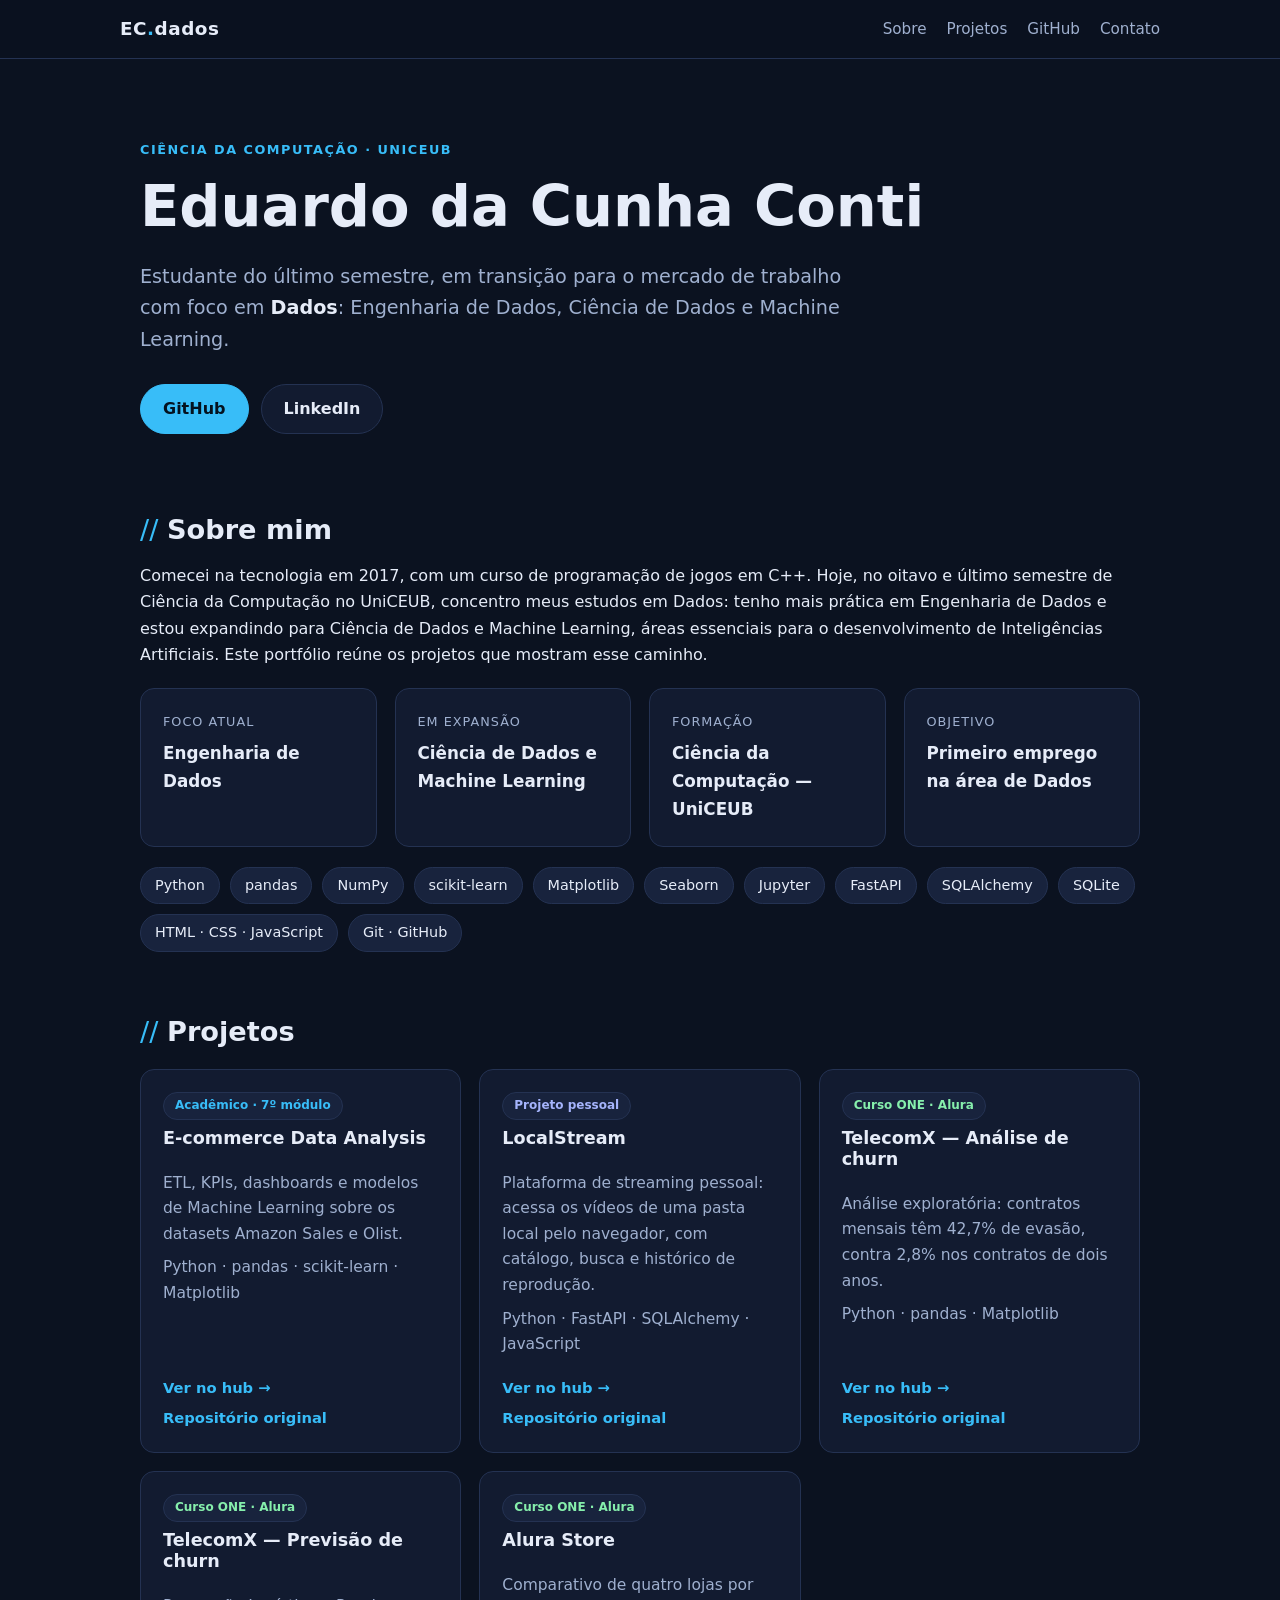
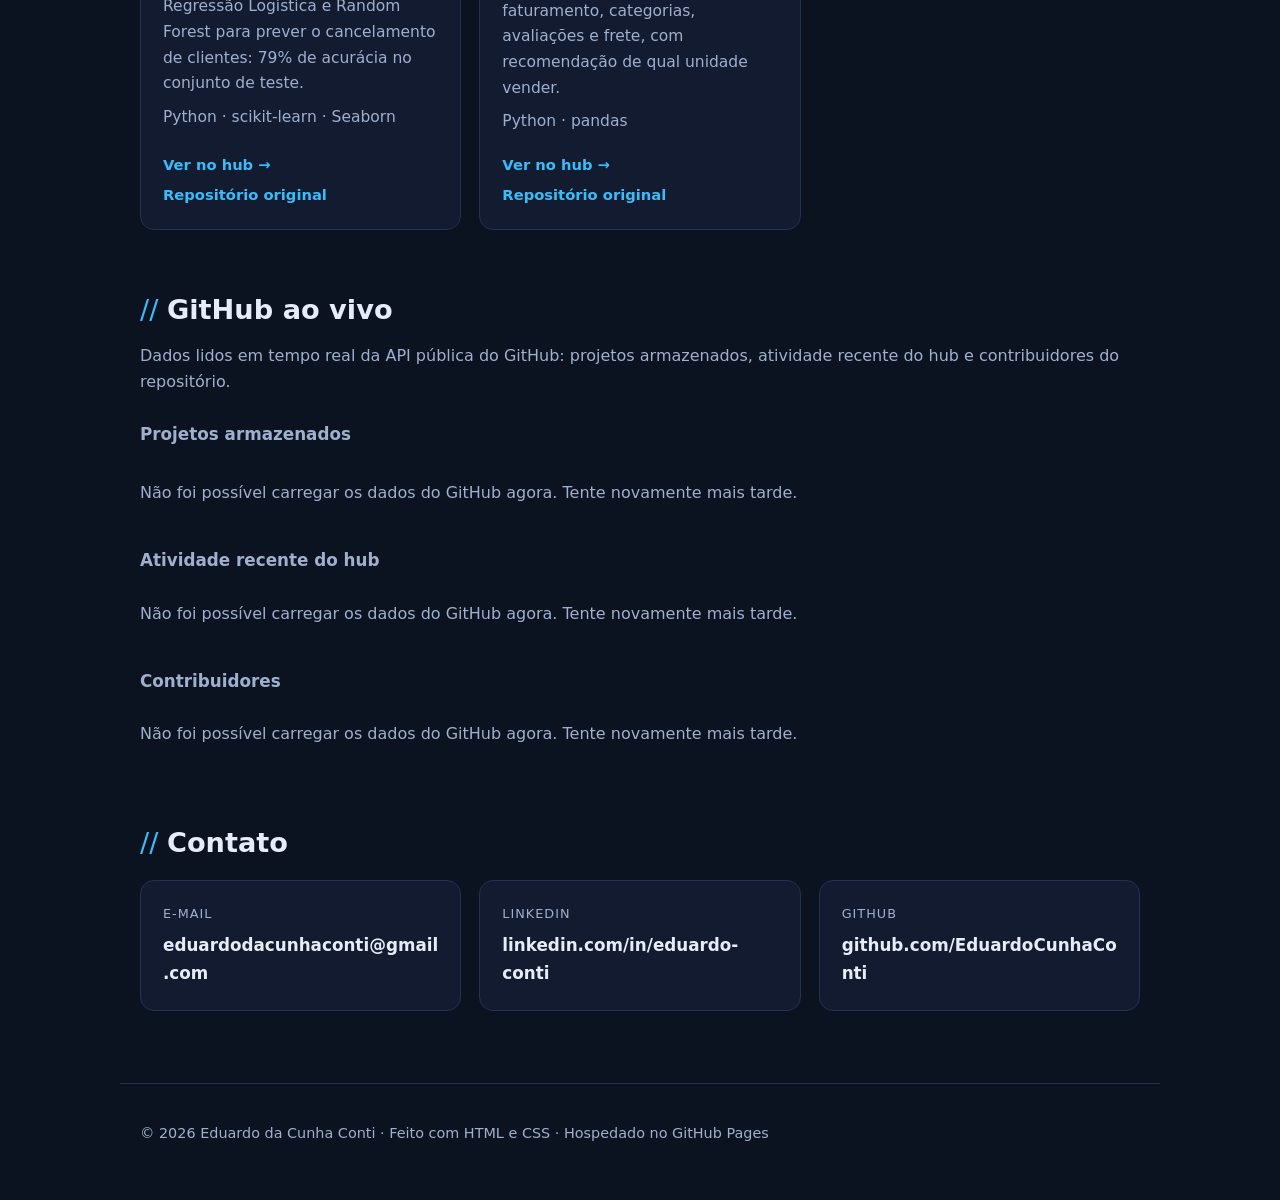
<file: docs/index.html>
<!DOCTYPE html>
<html lang="pt-BR">
<head>
  <meta charset="UTF-8">
  <meta name="viewport" content="width=device-width, initial-scale=1.0">
  <title>Eduardo Conti — Portfólio de Dados</title>
  <meta name="description" content="Portfólio de Eduardo da Cunha Conti: projetos de Engenharia de Dados, Ciência de Dados, Machine Learning e desenvolvimento em Python.">
  <meta property="og:type" content="website">
  <meta property="og:title" content="Eduardo Conti — Portfólio de Dados">
  <meta property="og:description" content="Projetos de Engenharia de Dados, Ciência de Dados e Machine Learning.">
  <meta property="og:url" content="https://eduardocunhaconti.github.io/PortfolioHub/">
  <meta property="og:locale" content="pt_BR">
  <meta name="theme-color" content="#0b1220">
  <link rel="icon" href="data:image/svg+xml,<svg xmlns='http://www.w3.org/2000/svg' viewBox='0 0 100 100'><text y='.9em' font-size='90'>📊</text></svg>">
  <link rel="stylesheet" href="style.css">
</head>
<body>

  <header class="topo">
    <a class="marca" href="#inicio">EC<span>.</span>dados</a>
    <nav aria-label="Navegação principal">
      <a href="#sobre">Sobre</a>
      <a href="#projetos">Projetos</a>
      <a href="#github">GitHub</a>
      <a href="#contato">Contato</a>
    </nav>
  </header>

  <main>

    <section id="inicio" class="hero">
      <p class="eyebrow">Ciência da Computação · UniCEUB</p>
      <h1>Eduardo da Cunha Conti</h1>
      <p class="lead">
        Estudante do último semestre, em transição para o mercado de trabalho com foco em
        <strong>Dados</strong>: Engenharia de Dados, Ciência de Dados e Machine Learning.
      </p>
      <div class="acoes">
        <a class="botao primario" href="https://github.com/EduardoCunhaConti" target="_blank" rel="noopener">GitHub</a>
        <a class="botao" href="https://www.linkedin.com/in/eduardo-conti" target="_blank" rel="noopener">LinkedIn</a>
      </div>
    </section>

    <section id="sobre">
      <h2>Sobre mim</h2>
      <p>
        Comecei na tecnologia em 2017, com um curso de programação de jogos em C++. Hoje, no oitavo
        e último semestre de Ciência da Computação no UniCEUB, concentro meus estudos em Dados: tenho
        mais prática em Engenharia de Dados e estou expandindo para Ciência de Dados e Machine Learning,
        áreas essenciais para o desenvolvimento de Inteligências Artificiais. Este portfólio reúne os
        projetos que mostram esse caminho.
      </p>

      <div class="grade quatro">
        <div class="cartao">
          <span class="rotulo">Foco atual</span>
          <span class="valor">Engenharia de Dados</span>
        </div>
        <div class="cartao">
          <span class="rotulo">Em expansão</span>
          <span class="valor">Ciência de Dados e Machine Learning</span>
        </div>
        <div class="cartao">
          <span class="rotulo">Formação</span>
          <span class="valor">Ciência da Computação — UniCEUB</span>
        </div>
        <div class="cartao">
          <span class="rotulo">Objetivo</span>
          <span class="valor">Primeiro emprego na área de Dados</span>
        </div>
      </div>

      <ul class="chips" aria-label="Tecnologias usadas nos projetos">
        <li>Python</li>
        <li>pandas</li>
        <li>NumPy</li>
        <li>scikit-learn</li>
        <li>Matplotlib</li>
        <li>Seaborn</li>
        <li>Jupyter</li>
        <li>FastAPI</li>
        <li>SQLAlchemy</li>
        <li>SQLite</li>
        <li>HTML · CSS · JavaScript</li>
        <li>Git · GitHub</li>
      </ul>
    </section>

    <section id="projetos">
      <h2>Projetos</h2>
      <div class="grade">

        <article class="cartao">
          <span class="selo">Acadêmico · 7º módulo</span>
          <h3>E-commerce Data Analysis</h3>
          <p>ETL, KPIs, dashboards e modelos de Machine Learning sobre os datasets Amazon Sales e Olist.</p>
          <p class="tags">Python · pandas · scikit-learn · Matplotlib</p>
          <div class="links">
            <a href="https://github.com/EduardoCunhaConti/PortfolioHub/tree/main/projetos-academicos/ciencia-de-dados-ecommerce" target="_blank" rel="noopener">Ver no hub →</a>
            <a href="https://github.com/EduardoCunhaConti/Ecommerce-Data-Analysis" target="_blank" rel="noopener">Repositório original</a>
          </div>
        </article>

        <article class="cartao">
          <span class="selo pessoal">Projeto pessoal</span>
          <h3>LocalStream</h3>
          <p>Plataforma de streaming pessoal: acessa os vídeos de uma pasta local pelo navegador, com catálogo, busca e histórico de reprodução.</p>
          <p class="tags">Python · FastAPI · SQLAlchemy · JavaScript</p>
          <div class="links">
            <a href="https://github.com/EduardoCunhaConti/PortfolioHub/tree/main/projetos-pessoais/localstream" target="_blank" rel="noopener">Ver no hub →</a>
            <a href="https://github.com/EduardoCunhaConti/LocalStream" target="_blank" rel="noopener">Repositório original</a>
          </div>
        </article>
        
        <article class="cartao">
          <span class="selo curso">Curso ONE · Alura</span>
          <h3>TelecomX — Análise de churn</h3>
          <p>Análise exploratória: contratos mensais têm 42,7% de evasão, contra 2,8% nos contratos de dois anos.</p>
          <p class="tags">Python · pandas · Matplotlib</p>
          <div class="links">
            <a href="https://github.com/EduardoCunhaConti/PortfolioHub/tree/main/projetos-de-cursos/alura-telecomx-parte-1" target="_blank" rel="noopener">Ver no hub →</a>
            <a href="https://github.com/EduardoCunhaConti/Challenge-Alura-TelecomX" target="_blank" rel="noopener">Repositório original</a>
          </div>
        </article>
        
        <article class="cartao">
          <span class="selo curso">Curso ONE · Alura</span>
          <h3>TelecomX — Previsão de churn</h3>
          <p>Regressão Logística e Random Forest para prever o cancelamento de clientes: 79% de acurácia no conjunto de teste.</p>
          <p class="tags">Python · scikit-learn · Seaborn</p>
          <div class="links">
            <a href="https://github.com/EduardoCunhaConti/PortfolioHub/tree/main/projetos-de-cursos/alura-telecomx-parte-2" target="_blank" rel="noopener">Ver no hub →</a>
            <a href="https://github.com/EduardoCunhaConti/Challenge-Alura-TelecomX-Parte-2" target="_blank" rel="noopener">Repositório original</a>
          </div>
        </article>

        <article class="cartao">
          <span class="selo curso">Curso ONE · Alura</span>
          <h3>Alura Store</h3>
          <p>Comparativo de quatro lojas por faturamento, categorias, avaliações e frete, com recomendação de qual unidade vender.</p>
          <p class="tags">Python · pandas</p>
          <div class="links">
            <a href="https://github.com/EduardoCunhaConti/PortfolioHub/tree/main/projetos-de-cursos/alura-store" target="_blank" rel="noopener">Ver no hub →</a>
            <a href="https://github.com/EduardoCunhaConti/Challenge-Alura-Store" target="_blank" rel="noopener">Repositório original</a>
          </div>
        </article>
      </div>
    </section>

    <section id="github">
      <h2>GitHub ao vivo</h2>
      <p class="muted">Dados lidos em tempo real da API pública do GitHub: projetos armazenados, atividade recente do hub e contribuidores do repositório.</p>

      <h3 class="sub-titulo">Projetos armazenados</h3>
      <div class="grade" id="gh-repos"><p class="muted">Carregando…</p></div>

      <h3 class="sub-titulo">Atividade recente do hub</h3>
      <ul class="lista-gh" id="gh-commits"><li class="muted">Carregando…</li></ul>

      <h3 class="sub-titulo">Contribuidores</h3>
      <div class="equipe" id="gh-contribuidores"><p class="muted">Carregando…</p></div>
    </section>

    <section id="contato">
      <h2>Contato</h2>
      <div class="grade">
        <article class="cartao">
          <span class="rotulo">E-mail</span>
          <a class="valor" href="mailto:eduardodacunhaconti@gmail.com">eduardodacunhaconti@gmail.com</a>
        </article>
        <article class="cartao">
          <span class="rotulo">LinkedIn</span>
          <a class="valor" href="https://www.linkedin.com/in/eduardo-conti" target="_blank" rel="noopener">linkedin.com/in/eduardo-conti</a>
        </article>
        <article class="cartao">
          <span class="rotulo">GitHub</span>
          <a class="valor" href="https://github.com/EduardoCunhaConti" target="_blank" rel="noopener">github.com/EduardoCunhaConti</a>
        </article>
      </div>
    </section>

  </main>

  <footer>
    <p>© 2026 Eduardo da Cunha Conti · Feito com HTML e CSS · Hospedado no GitHub Pages</p>
  </footer>

  <script src="github-api.js" defer></script>

</body>
</html>
</file>
<file: docs/style.css>
/* ============================================================
   PortfolioHub — Eduardo da Cunha Conti
   Folha de estilos do site (GitHub Pages)
   ============================================================ */

:root {
  --bg: #0b1220;
  --superficie: #121b30;
  --superficie-2: #18233d;
  --borda: #243252;
  --texto: #e6ecf8;
  --suave: #9fb0cf;
  --destaque: #38bdf8;
  --destaque-2: #818cf8;
  --raio: 14px;
  --largura: 1040px;
}

* { box-sizing: border-box; }

html { scroll-behavior: smooth; }

body {
  margin: 0;
  background: var(--bg);
  color: var(--texto);
  font-family: system-ui, -apple-system, "Segoe UI", Roboto, Arial, sans-serif;
  line-height: 1.65;
}

a { color: var(--destaque); text-decoration: none; }
a:hover { text-decoration: underline; }
a:focus-visible, .botao:focus-visible {
  outline: 3px solid var(--destaque-2);
  outline-offset: 3px;
  border-radius: 8px;
}

/* ---------- Cabeçalho ---------- */
.topo {
  position: sticky;
  top: 0;
  z-index: 10;
  display: flex;
  flex-wrap: wrap;
  align-items: center;
  justify-content: space-between;
  gap: 8px 24px;
  padding: 14px max(20px, calc((100% - var(--largura)) / 2));
  background: rgba(11, 18, 32, 0.92);
  border-bottom: 1px solid var(--borda);
  backdrop-filter: blur(8px);
}

.marca { font-weight: 800; font-size: 1.15rem; color: var(--texto); letter-spacing: 0.5px; }
.marca span { color: var(--destaque); }
.marca:hover { text-decoration: none; }

.topo nav { display: flex; flex-wrap: wrap; gap: 4px 20px; }
.topo nav a { color: var(--suave); font-size: 0.95rem; }
.topo nav a:hover { color: var(--texto); text-decoration: none; }

/* ---------- Estrutura geral ---------- */
main, footer { max-width: var(--largura); margin: 0 auto; padding: 0 20px; }

section { padding: 56px 0 8px; scroll-margin-top: 80px; }

h1, h2, h3 { line-height: 1.2; margin: 0 0 14px; }
h2 { font-size: 1.7rem; }
h2::before { content: "// "; color: var(--destaque); font-weight: 400; }
h3 { font-size: 1.1rem; }

.muted, .em-breve { color: var(--suave); }

/* ---------- Hero ---------- */
.hero { padding: 80px 0 24px; }
.eyebrow { color: var(--destaque); font-weight: 600; letter-spacing: 1.5px; text-transform: uppercase; font-size: 0.8rem; margin: 0 0 12px; }
.hero h1 { font-size: clamp(2.2rem, 6vw, 3.6rem); }
.lead { font-size: 1.2rem; color: var(--suave); max-width: 720px; }
.lead strong { color: var(--texto); }
.acoes { display: flex; flex-wrap: wrap; gap: 12px; margin-top: 28px; }

.botao {
  display: inline-block;
  padding: 11px 22px;
  border: 1px solid var(--borda);
  border-radius: 999px;
  color: var(--texto);
  font-weight: 600;
  background: var(--superficie);
}
.botao:hover { text-decoration: none; border-color: var(--destaque); }
.botao.primario { background: var(--destaque); border-color: var(--destaque); color: #04121f; }
.botao.primario:hover { filter: brightness(1.08); }

/* ---------- Cartões e grades ---------- */
.grade { display: grid; grid-template-columns: repeat(auto-fit, minmax(260px, 1fr)); gap: 18px; margin-top: 20px; }
.grade.quatro { grid-template-columns: repeat(auto-fit, minmax(210px, 1fr)); }

.cartao {
  display: flex;
  flex-direction: column;
  gap: 8px;
  padding: 22px;
  background: var(--superficie);
  border: 1px solid var(--borda);
  border-radius: var(--raio);
  transition: transform 0.15s ease, border-color 0.15s ease;
}
.cartao:hover { transform: translateY(-3px); border-color: var(--destaque); }
.cartao p { margin: 0; color: var(--suave); font-size: 0.97rem; }
.cartao .rotulo { color: var(--suave); font-size: 0.8rem; text-transform: uppercase; letter-spacing: 1px; }
.cartao .valor { font-size: 1.05rem; font-weight: 700; color: var(--texto); overflow-wrap: anywhere; }

.selo {
  align-self: flex-start;
  padding: 3px 11px;
  border-radius: 999px;
  font-size: 0.75rem;
  font-weight: 700;
  background: var(--superficie-2);
  color: var(--destaque);
  border: 1px solid var(--borda);
}
.selo.pessoal { color: #a5b4fc; }
.selo.curso { color: #86efac; }

.tags { font-size: 0.85rem; color: var(--destaque-2); }
.links { display: flex; flex-wrap: wrap; gap: 6px 16px; margin-top: auto; padding-top: 10px; font-size: 0.92rem; font-weight: 600; }

/* ---------- Tecnologias ---------- */
.chips { display: flex; flex-wrap: wrap; gap: 10px; padding: 0; margin: 20px 0 0; list-style: none; }
.chips li {
  padding: 6px 14px;
  background: var(--superficie-2);
  border: 1px solid var(--borda);
  border-radius: 999px;
  font-size: 0.9rem;
}

/* ---------- Vídeo ---------- */
.video { position: relative; width: 100%; aspect-ratio: 16 / 9; margin-top: 20px; border-radius: var(--raio); overflow: hidden; border: 1px solid var(--borda); }
.video iframe { position: absolute; inset: 0; width: 100%; height: 100%; border: 0; }

/* ---------- Rodapé ---------- */
footer { margin-top: 64px; padding-top: 24px; padding-bottom: 40px; border-top: 1px solid var(--borda); color: var(--suave); font-size: 0.9rem; }

@media (max-width: 560px) {
  section { padding-top: 40px; }
  .hero { padding-top: 48px; }
}

/* ---------- GitHub ao vivo ---------- */
.sub-titulo { margin: 28px 0 0; font-size: 1.05rem; color: var(--suave); }
.lista-gh { list-style: none; padding: 0; margin: 14px 0 0; display: grid; gap: 10px; }
.lista-gh li { padding: 12px 16px; background: var(--superficie); border: 1px solid var(--borda); border-radius: var(--raio); }
.lista-gh .meta { display: block; color: var(--suave); font-size: 0.85rem; }
.equipe { display: flex; flex-wrap: wrap; gap: 14px; margin-top: 14px; }
.membro { display: flex; align-items: center; gap: 10px; padding: 8px 16px 8px 8px; background: var(--superficie); border: 1px solid var(--borda); border-radius: 999px; color: var(--texto); }
.membro:hover { text-decoration: none; border-color: var(--destaque); }
.membro img { width: 36px; height: 36px; border-radius: 50%; }
</file>
